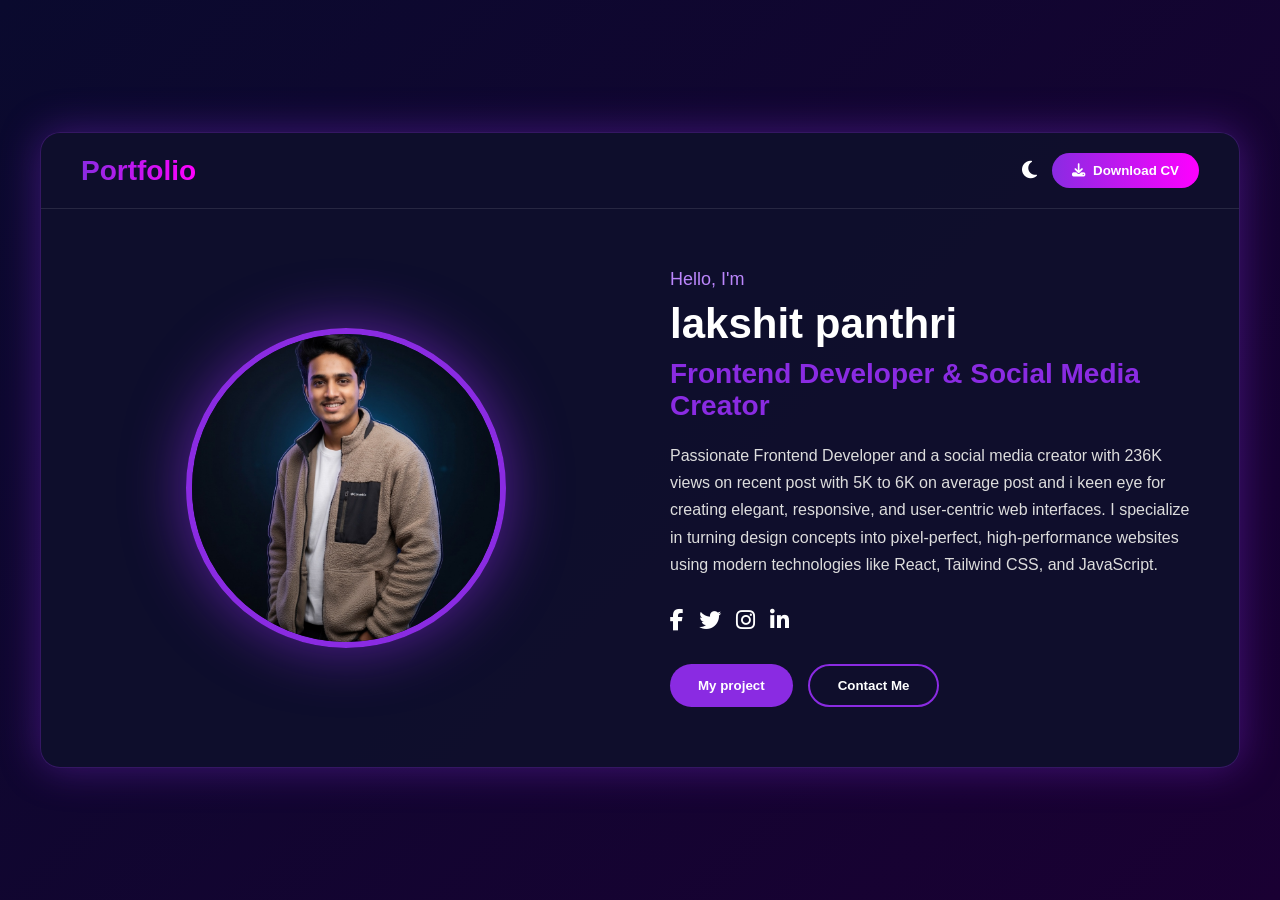
<file: index.html>
<!DOCTYPE html>
<html lang="en">
<head>
  <meta charset="UTF-8">
  <meta name="viewport" content="width=device-width, initial-scale=1.0">
  <title>Lakshit panthri  | Frontend Developer</title>
  <link rel="stylesheet" href="https://cdnjs.cloudflare.com/ajax/libs/font-awesome/6.5.0/css/all.min.css">
  <style>
    * {
      margin: 0;
      padding: 0;
      box-sizing: border-box;
    }

    body {
      font-family: 'Segoe UI', Tahoma, Geneva, Verdana, sans-serif;
      background: linear-gradient(135deg, #0a0a2e, #1a0033);
      color: white;
      min-height: 100vh;
      display: flex;
      align-items: center;
      justify-content: center;
      overflow: hidden;
    }
   

    .container {
      width: 95%;
      max-width: 1200px;
      background: rgba(15, 15, 45, 0.95);
      border-radius: 20px;
      box-shadow: 0 0 40px rgba(138, 43, 226, 0.4);
      overflow: hidden;
      border: 1px solid rgba(138, 43, 226, 0.3);
    }

    .navbar {
      display: flex;
      justify-content: space-between;
      align-items: center;
      padding: 20px 40px;
      border-bottom: 1px solid rgba(255, 255, 255, 0.1);
    }

    .logo {
      font-size: 28px;
      font-weight: bold;
      background: linear-gradient(90deg, #8a2be2, #ff00ff);
      -webkit-background-clip: text;
      -webkit-text-fill-color: transparent;
    }

    .nav-links {
      display: flex;
      gap: 30px;
    }

    .nav-links a {
      color: white;
      text-decoration: none;
      font-weight: 500;
      transition: color 0.3s;
    }

    .nav-links a:hover,
    .nav-links a.active {
      color: #8a2be2;
    }

    .right-nav {
      display: flex;
      align-items: center;
      gap: 15px;
    }

    .theme-toggle {
      background: none;
      border: none;
      color: white;
      font-size: 20px;
      cursor: pointer;
    }

    .download-btn {
      background: linear-gradient(90deg, #8a2be2, #ff00ff);
      color: white;
      padding: 10px 20px;
      border: none;
      border-radius: 50px;
      font-weight: bold;
      cursor: pointer;
      display: flex;
      align-items: center;
      gap: 8px;
      transition: transform 0.3s;
    }

    .download-btn:hover {
      transform: translateY(-3px);
    }

    .main-content {
      display: flex;
      padding: 60px 40px;
      gap: 60px;
      align-items: center;
    }

    .profile-section {
      flex: 1;
      display: flex;
      justify-content: center;
    }

    .profile-image {
      position: relative;
      width: 320px;
      height: 320px;
      border-radius: 50%;
      overflow: hidden;
      border: 6px solid #8a2be2;
      box-shadow: 0 0 60px rgba(138, 43, 226, 0.6);
    }

    .profile-image img {
      width: 100%;
      height: 100%;
      object-fit: cover;
    }

    .glow-circle {
      position: absolute;
      top: 50%;
      left: 50%;
      transform: translate(-50%, -50%);
      width: 360px;
      height: 360px;
      border: 2px solid rgba(138, 43, 226, 0.4);
      border-radius: 50%;
      z-index: -1;
    }

    .text-section {
      flex: 1;
    }

    .greeting {
      font-size: 18px;
      color: #bb86fc;
      margin-bottom: 10px;
    }

    .name {
      font-size: 42px;
      font-weight: bold;
      margin-bottom: 10px;
    }

    .title {
      font-size: 28px;
      color: #8a2be2;
      margin-bottom: 20px;
    }

    .description {
      color: #ddd;
      line-height: 1.7;
      margin-bottom: 30px;
    }

    .social-links {
      display: flex;
      gap: 15px;
      margin-bottom: 30px;
    }

    .social-links a {
      color: white;
      font-size: 22px;
      transition: color 0.3s;
    }

    .social-links a:hover {
      color: #8a2be2;
    }

    .buttons {
      display: flex;
      gap: 15px;
    }

    .btn {
      padding: 12px 28px;
      border-radius: 50px;
      font-weight: bold;
      cursor: pointer;
      transition: all 0.3s;
    }

    .btn-hire {
      background: #8a2be2;
      color: white;
      border: none;
    }

    .btn-contact {
      background: transparent;
      color: white;
      border: 2px solid #8a2be2;
    }

    .stats {
      display: flex;
      justify-content: space-between;
      padding: 30px 40px;
      background: rgba(0, 0, 0, 0.3);
      border-top: 1px solid rgba(255, 255, 255, 0.1);
    }

    .stat-item {
      text-align: center;
    }

    .stat-number {
      font-size: 32px;
      font-weight: bold;
      color: #8a2be2;
    }

    .stat-label {
      font-size: 14px;
      color: #aaa;
      margin-top: 5px;
    }

    @media (max-width: 992px) {
      body {
        overflow-y: auto;
        padding: 20px 0;
      }

      .main-content {
        flex-direction: column;
        gap: 35px;
        padding: 40px 28px;
        text-align: center;
      }

      .profile-image {
        width: 260px;
        height: 260px;
      }

      .glow-circle {
        width: 300px;
        height: 300px;
      }

      .buttons,
      .social-links {
        justify-content: center;
      }

      .stats {
        flex-wrap: wrap;
        gap: 20px;
        justify-content: center;
      }

      .stat-item {
        min-width: 120px;
      }
    }

    @media (max-width: 640px) {
      .navbar {
        flex-direction: column;
        gap: 14px;
        padding: 16px 18px;
      }

      .container {
        width: 94%;
      }

      .name {
        font-size: 32px;
      }

      .title {
        font-size: 22px;
      }

      .description {
        font-size: 15px;
      }

      .buttons {
        flex-direction: column;
      }

      .btn,
      .download-btn {
        width: 100%;
        justify-content: center;
      }

      .stats {
        padding: 22px 18px;
      }

      .stat-number {
        font-size: 26px;
      }
    }
  </style>
</head>
<body>

  <div class="container">
    <!-- Navbar -->
    <nav class="navbar">
      <div class="logo">Portfolio</div>
      <div class="nav-links">
        <!-- <a href="#" class="active">Home</a>
        <a href="#">About</a>
        <a href="#">Skills</a>
        <a href="#">Services</a>
        <a href="#">Portfolio</a>
        <a href="#">Contact</a> -->
      </div>
      <div class="right-nav">
        <button class="theme-toggle"><i class="fas fa-moon"></i></button>
        <button class="download-btn">
          <i class="fas fa-download"></i> Download CV
        </button>
      </div>
    </nav>

    <!-- Main Content -->
    <div class="main-content">
      <!-- Profile Image -->
      <div class="profile-section">
        <div class="profile-image">
          <img src="./ddkp.jpg" alt="Chandni Chauhan">
          <div class="glow-circle"></div>
        </div>
      </div>

      <!-- Text Content -->
      <div class="text-section">
        <p class="greeting">Hello, I'm</p>
        <h1 class="name">lakshit panthri</h1>
        <h2 class="title"><span style="color:#8a2be2;">Frontend Developer  & Social Media Creator</span></h2>
        
        <p class="description">
            Passionate Frontend Developer and a social media creator with 236K views on recent post with 5K to 6K on average post and i  keen eye for creating elegant, 
            responsive, and user-centric web interfaces. I specialize in turning 
            design concepts into pixel-perfect, high-performance websites using 
            modern technologies like React, Tailwind CSS, and JavaScript.
        </p>

        <!-- Social Icons -->
        <div class="social-links">
          <a href="#"><i class="fab fa-facebook-f"></i></a>
          <a href="https://www.instagram.com/lakshitpanthri/"><i class="fab fa-twitter"></i></a>
          <a href="https://www.instagram.com/lakshitpanthri/"><i class="fab fa-instagram"></i></a>
          <a href="https://www.instagram.com/lakshitpanthri/"><i class="fab fa-linkedin-in"></i></a>
        </div>

        <!-- Buttons -->
        <div class="buttons">
          <button class="btn btn-hire" onClick="window.location.href='rrb.html'">My project</button>
          <button class="btn btn-contact">Contact Me</button>
        </div>
      </div>
    </div>

    <!-- Stats Bar -->
    <!-- <div class="stats">
      <div class="stat-item">
        <div class="stat-number">10+</div>
        <div class="stat-label">Fresher</div>
      </div>
      <div class="stat-item">
        <div class="stat-number">3+</div>
        <div class="stat-label">Projects completed and uploaded on github</div>
      </div>
      <div class="stat-item">
        <div class="stat-number">5+</div>
        <div class="stat-label">Technologies mastered</div>
      </div>
      <div class="stat-item">
        <div class="stat-number">100+</div>
        <div class="stat-label">Satisfied Client</div>
      </div>
    </div> -->
  </div>

</body>
</html>
</file>
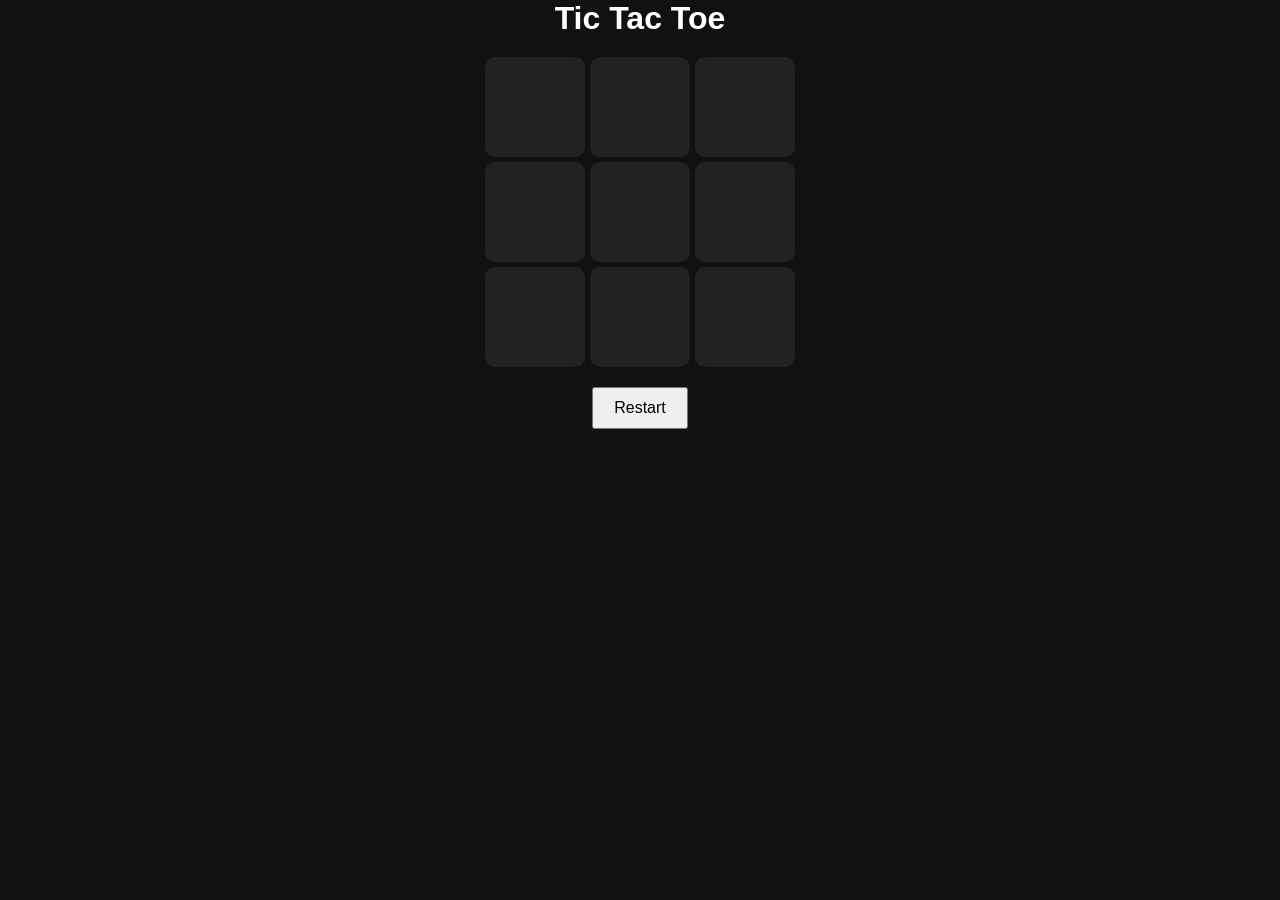
<file: rrb.html>
<!DOCTYPE html>
<html lang="en">
<head>
    <meta charset="UTF-8">
    <meta name="viewport" content="width=device-width, initial-scale=1.0">
    <title>Document</title>
    <link rel="stylesheet" href="style.css">
</head>
<body>
    <h1>Tic Tac Toe</h1>
<div class="board" id="board"></div>
<button onclick="restart()">Restart</button>
<audio id="clickSound" src="./playing.mp3"></audio>
<audio id="winSound" src="./winner.mp3"></audio>
<audio id="loseSound" src="./lose.mp3"></audio>
</body>
<script src="script.js"></script>
</html>
</file>
<file: style.css>
*{
    padding: 0;
    margin: 0;
    box-sizing: border-box;
}
body {
    text-align: center;
    font-family: Arial;
    background: #111;
    color: white;
  }
  
  .board {
    display: grid;
    grid-template-columns: repeat(3, 100px);
    gap: 5px;
    justify-content: center;
    margin: 20px auto;
  }
  
  .cell {
    width: 100px;
    height: 100px;
    background: #222;
    display: flex;
    align-items: center;
    justify-content: center;
    font-size: 2.5rem;
    cursor: pointer;
    border-radius: 10px;
    transition: all 0.2s ease;
  }
  
  /* Hover effect */
  .cell:hover {
    background: #444;
    transform: scale(1.05);
  }
  
  /* Click animation */
  .cell:active {
    transform: scale(0.9);
  }
  
  /* Pop animation when symbol appears */
  .cell.filled {
    animation: pop 0.3s ease;
  }
  
  @keyframes pop {
    0% { transform: scale(0); }
    100% { transform: scale(1); }
  }
  
  button {
    padding: 10px 20px;
    font-size: 16px;
  }

  /* Media Queries for Responsive Design */

  /* Tablets (768px and below) */
  @media (max-width: 768px) {
    .board {
      grid-template-columns: repeat(3, 80px);
      gap: 4px;
      margin: 15px auto;
    }

    .cell {
      width: 80px;
      height: 80px;
      font-size: 2rem;
    }

    button {
      padding: 8px 16px;
      font-size: 14px;
    }
  }

  /* Mobile Devices (480px and below) */
  @media (max-width: 480px) {
    body {
      padding: 10px;
    }

    .board {
      grid-template-columns: repeat(3, 60px);
      gap: 3px;
      margin: 10px auto;
    }

    .cell {
      width: 60px;
      height: 60px;
      font-size: 1.5rem;
      border-radius: 8px;
    }

    button {
      padding: 6px 12px;
      font-size: 12px;
    }
  }

  /* Small Phones (320px and below) */
  @media (max-width: 320px) {
    .board {
      grid-template-columns: repeat(3, 50px);
      gap: 2px;
      margin: 8px auto;
    }

    .cell {
      width: 50px;
      height: 50px;
      font-size: 1.2rem;
      border-radius: 6px;
    }

    button {
      padding: 5px 10px;
      font-size: 11px;
    }
  }
</file>
